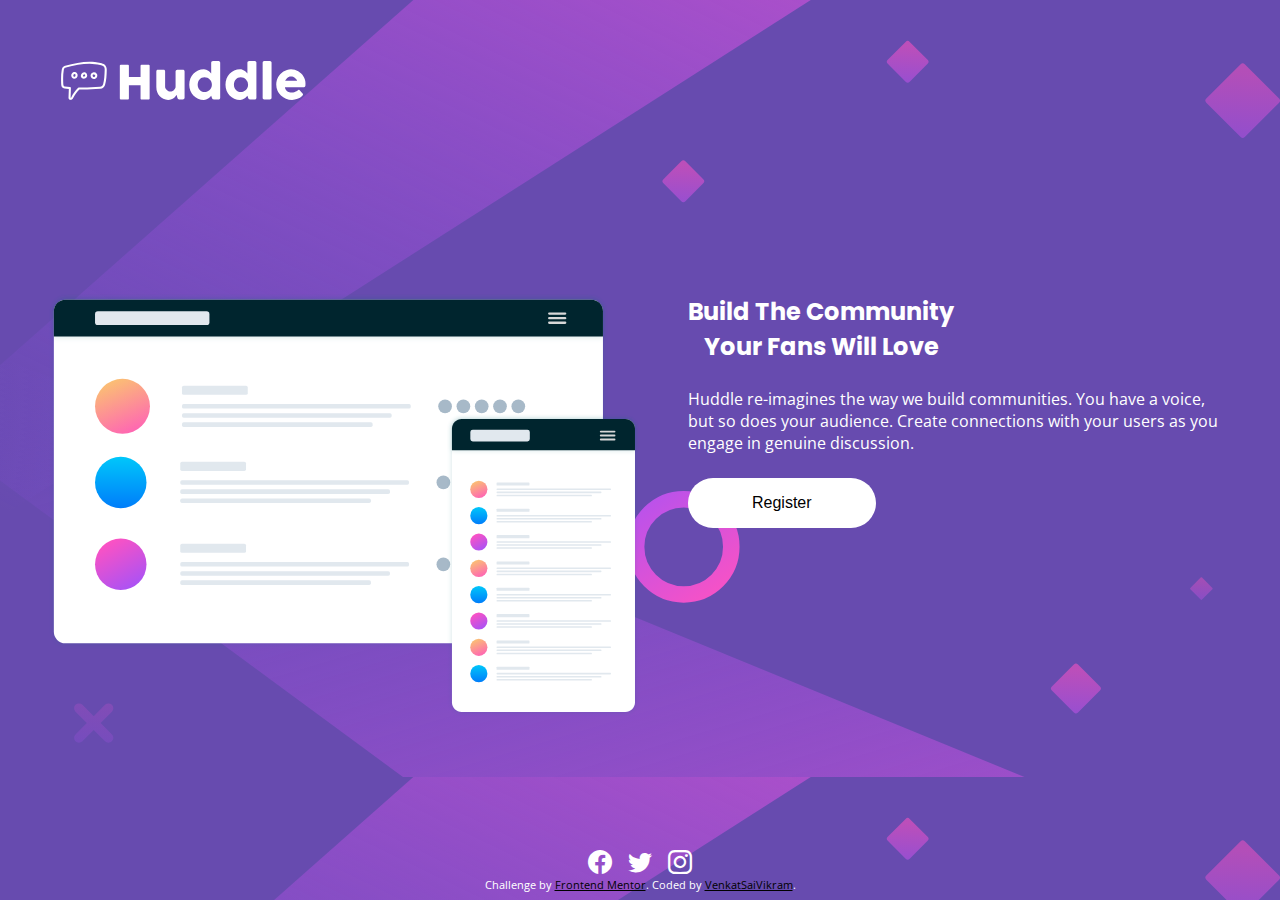
<file: huddle-landing-page-with-single-introductory-section-master/index.html>
<!DOCTYPE html>

<html lang="en">

  <head>
    <meta charset="UTF-8">
    <meta name="viewport" content="width=device-width, initial-scale=1.0"> <!-- displays site properly based on user's device -->

    <link rel="icon" type="image/png" sizes="32x32" href="./images/favicon-32x32.png">
    <link rel="stylesheet" href="./style.css">
    <link rel="stylesheet" href="https://cdn.jsdelivr.net/npm/bootstrap-icons@1.10.2/font/bootstrap-icons.css">

    <title>Frontend Mentor | Huddle landing page with single introductory section</title>

  </head>

  <body>

    <header>
      <img src="./images/logo.svg" alt="Huddle Logo">
    </header>

    <main>
      <section class="illustrations">
        <img src="./images/illustration-mockups.svg" alt="">
      </section>

      <section class="content">
        <h2>
          Build The Community
          <br>
          Your Fans Will Love
        </h2>

        <p>
          Huddle re-imagines the way we build communities. You have a voice, but so does your audience. 
          Create connections with your users as you engage in genuine discussion.
        </p>

        <button type="button" id="register">Register</button>
      </section>
    </main>

    <footer>
      <div class="social-media-icons">
        <i class="bi bi-facebook"></i>
        <i class="bi bi-twitter"></i>
        <i class="bi bi-instagram"></i>
      </div>

      <p class="attribution">
        Challenge by <a href="https://www.frontendmentor.io?ref=challenge" target="_blank">Frontend Mentor</a>. 
        Coded by <a href="#">VenkatSaiVikram</a>.
      </p>
    </footer>

  </body>

</html>
</file>
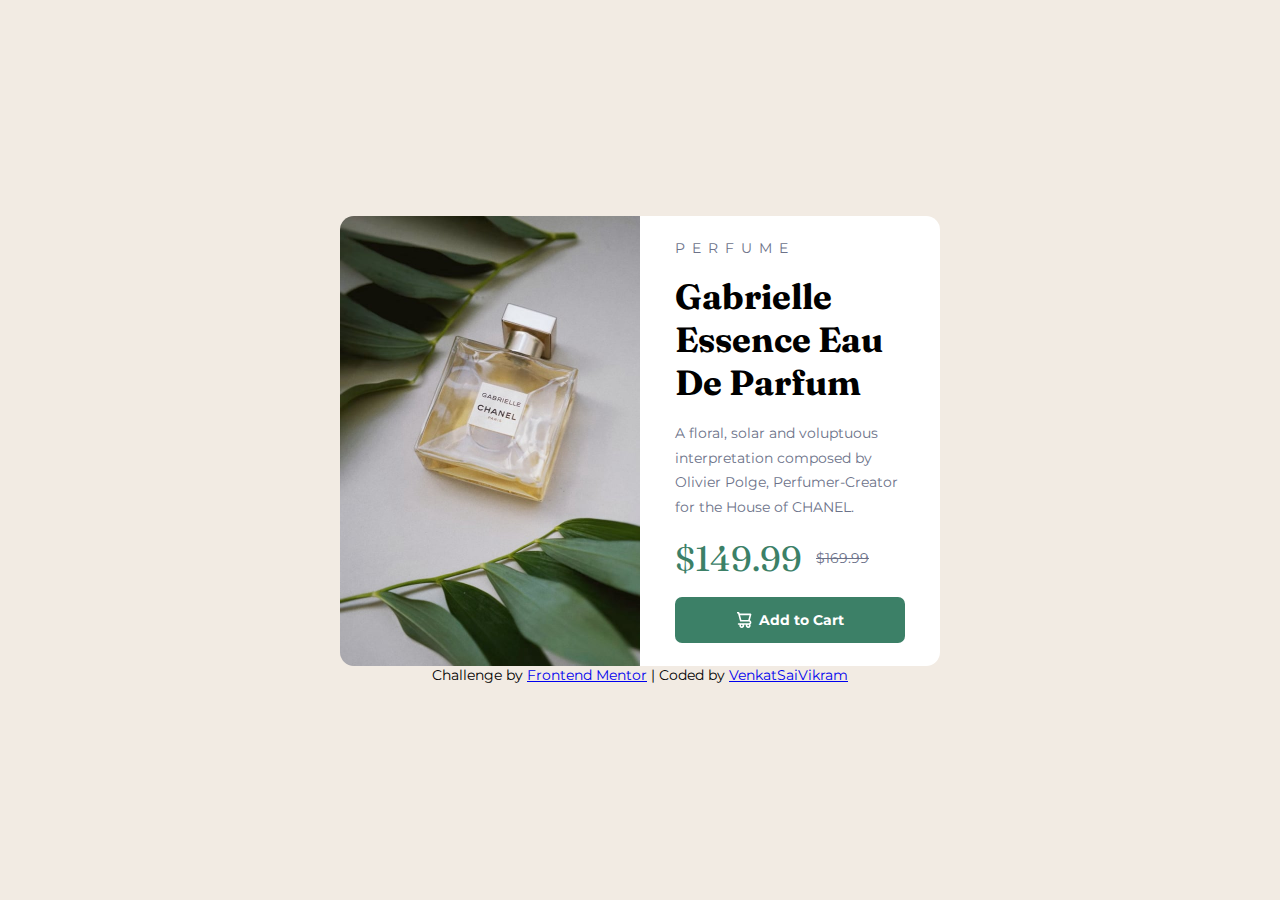
<file: product-preview-card-component/index.html>
<!DOCTYPE html>

<html lang="en">

  <head>
    <meta charset="UTF-8">
    <meta name="viewport" content="width=device-width, initial-scale=1.0"> <!-- displays site properly based on user's device -->

    <link rel="icon" type="image/png" sizes="32x32" href="./images/favicon-32x32.png">
    <link rel="stylesheet" href="./style.css">
    
    <title>Frontend Mentor | Product preview card component</title>
  </head>

  <body>

    <article class="card">
      <section class="card-image"></section>

      <section class="card-info">
        <p>PERFUME</p>

        <h1>Gabrielle Essence Eau De Parfum</h1>

        <p>A floral, solar and voluptuous interpretation composed by Olivier Polge, 
          Perfumer-Creator for the House of CHANEL.</p>
        
        <div class="price">
          <span id="current-price">$149.99</span>
          <span id="actual-price"><s>$169.99</s></span>
        </div>

        <button id="add-to-cart-button">
          <svg width="15" height="16" xmlns="http://www.w3.org/2000/svg"><path d="M14.383 10.388a2.397 2.397 0 0 0-1.518-2.222l1.494-5.593a.8.8 0 0 0-.144-.695.8.8 0 0 0-.631-.28H2.637L2.373.591A.8.8 0 0 0 1.598 0H0v1.598h.983l1.982 7.4a.8.8 0 0 0 .799.59h8.222a.8.8 0 0 1 0 1.599H1.598a.8.8 0 1 0 0 1.598h.943a2.397 2.397 0 1 0 4.507 0h1.885a2.397 2.397 0 1 0 4.331-.376 2.397 2.397 0 0 0 1.12-2.021ZM11.26 7.99H4.395L3.068 3.196h9.477L11.26 7.991Zm-6.465 6.392a.8.8 0 1 1 0-1.598.8.8 0 0 1 0 1.598Zm6.393 0a.8.8 0 1 1 0-1.598.8.8 0 0 1 0 1.598Z" fill="#FFF"/></svg>
          Add to Cart
        </button>
      </section>
    </article>
    
    <div class="attribution">
      Challenge by <a href="https://www.frontendmentor.io?ref=challenge" target="_blank">Frontend Mentor</a> |
      Coded by <a href="https://github.com/VenkatSaiVikram">VenkatSaiVikram</a>
    </div>

  </body>

</html>
</file>
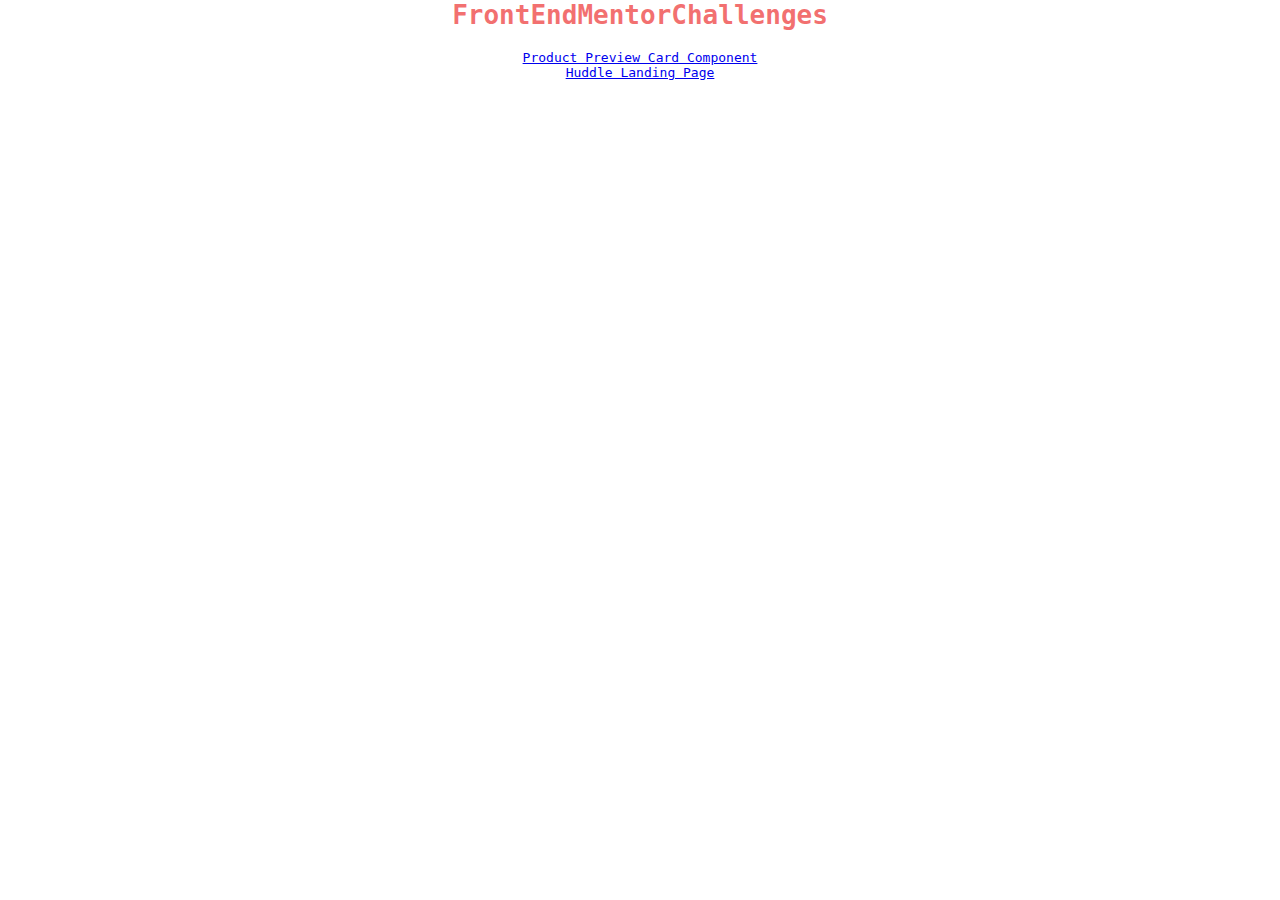
<file: FrontEndMentorChallenges.html>
<!DOCTYPE html>

<html lang="en">

    <head>
        <meta charset="UTF-8">
        <meta http-equiv="X-UA-Compatible" content="IE=edge">
        <meta name="viewport" content="width=device-width, initial-scale=1.0">
        <title>FrontEndMentorChallenges</title>

        <style>
            * {
                padding: 0;
                margin: 0;
                box-sizing: border-box;
                font-family: monospace;
            }

            body {
                display: flex;
                justify-content: center;
                align-items: center;
            }

            article {
                display: flex;
                flex-direction: column;
                gap: 1.5rem;
                justify-content: center;
                align-items: center;
            }

            article h1 {
                font-size: 2rem;
                color: rgba(237, 47, 47, 0.698);
            }

            article ul li {
                list-style-type: none;
                color: gray;
                text-align: center;
            }
        </style>
    </head>

    <body>
        
        <article>

            <h1>FrontEndMentorChallenges</h1>

            <ul>

                <li>
                    <a href="./product-preview-card-component/index.html">Product Preview Card Component</a>
                </li>

                <li>
                    <a href="./huddle-landing-page-with-single-introductory-section-master/index.html">Huddle Landing Page</a>
                </li>

            </ul>

        </article>

    </body>

</html>
</file>
<file: huddle-landing-page-with-single-introductory-section-master/style.css>
@import url('https://fonts.googleapis.com/css2?family=Poppins&display=swap');
@import url('https://fonts.googleapis.com/css2?family=Open+Sans&display=swap');

* {
    padding: 0;
    margin: 0;
    box-sizing: border-box;
}

body {
    width: 100vw;
    background-image: url("./images/bg-desktop.svg");
    background-color: hsl(257, 40%, 49%);
    background-size: contain;
    display: flex;
    flex-direction: column;
    justify-content: space-between;
    align-items: center;
    min-height: 100vh;
}

header {
    padding: 3rem;
    text-align: left;
    width: 100%;
}

main {
    display: flex;
    justify-content: space-between;
    padding: 3rem;
}

.illustrations {
    width: 50%;
}

.illustrations img {
    width: 100%;
}

.content {
    display: flex;
    flex-direction: column;
    align-items: flex-start;
    font-family: 'Open Sans', sans-serif;
    color: white;
    padding: 0rem 0 0rem 3rem;
    gap: 1.5rem;
    width: 50%;
}

.content h2 {
    font-size: 1.5rem;
    font-family: 'Poppins', sans-serif;
    text-align: center;
}

.content #register {
    font-size: 1rem;
    border: 0;
    padding: 1rem 4rem;
    background-color: white;
    border-radius: 5rem;
}

footer {
    display: flex;
    flex-direction: column;
    justify-content: center;
    align-items: center;
    padding: 0 2rem 0.5rem;
    width: 100%;
}

.social-media-icons {
    color: white;
    display: flex;
    gap: 1rem;
    font-size: 1.5rem;
}

footer p {
    align-self: center;
}

.attribution {
    font-size: 11px; 
    text-align: center; 
    font-family: 'Open Sans', sans-serif;
    color: white;
}

.attribution a {  
    color: black; 
}


@media screen and (max-width: 900px) {
    main {
        flex-direction: column;
        padding: 0;
        width: 100%;
    }

    .content {
        padding: 1rem;
        width: 100%;
        align-items: center;

    }

    .content p {
        text-align: justify;
        padding: 0 2rem;
    }

    .illustrations {
        width: 100%;
        text-align: center;
    }

    .illustrations img {
        width: 300px;
    }
}

@media screen and (max-width: 375px) {
    body {
        background-image: url("./images/bg-mobile.svg");
    }
}
</file>
<file: product-preview-card-component/style.css>
@import url('https://fonts.googleapis.com/css2?family=Montserrat:wght@500&display=swap');
@import url('https://fonts.googleapis.com/css2?family=Fraunces:opsz,wght@9..144,700&display=swap');

* {
    padding: 0;
    margin: 0;
    box-sizing: border-box;
    font-size: 14px;
    font-family: 'Montserrat', sans-serif;
}

body {
    background-color: hsl(30, 38%, 92%);
    display: flex;
    flex-direction: column;
    justify-content: center;
    align-items: center;
    height: 100vh;
}

.card {
    display: flex;
    border-radius: 1rem;
    overflow: hidden;
    font-family: 'Montserrat', sans-serif;
    height: 450px;
    width: 600px;
}

.card-image {
    width: 50%;
    background-image: url("./images/image-product-desktop.jpg");
    background-size: cover;
}

.card-info {
    display: flex;
    flex-direction: column;
    background-color: hsl(0, 0%, 100%);
    justify-content: center;
    align-items: center;
    padding: 2.5rem;
    gap: 1.25rem;
    width: 50%;
}

.card-info > h1 {
    font-family: 'Fraunces', serif;
    font-size: 2.5rem;
}

.card-info > p {
    align-self: flex-start;
    color: hsl(228, 12%, 48%);
}

.card-info > p:nth-child(1) {
    letter-spacing: 0.5rem;
}

.card-info > p:nth-of-type(2) {
    line-height: 1.75rem;
}

.price {
    width: 100%;
    display: flex;
    justify-content: flex-start;
    gap: 1rem;
    align-items: center;
}

.card-info > .price > #current-price {
    font-size: 2.5rem;
    font-family: 'Fraunces', serif;
    color: hsl(158, 36%, 37%);
}

.card-info > .price > #actual-price {
    color: hsl(228, 12%, 48%);
}

.card-info > #add-to-cart-button {
    display: flex;
    gap: 0.5rem;
    justify-content: center;
    align-items: center;
    width: 100%;
    font-weight: 700;
    background-color: hsl(158, 36%, 37%);
    border: 0;
    padding: 1rem;
    border-radius: 0.5rem;
    color: hsl(0, 0%, 100%);
    font-family: 'Montserrat', sans-serif;
}

@media screen and (max-width: 650px) {
    .card {
        flex-direction: column;
        width: 95%;
        height: 95%;
        padding: 0.25rem;
        justify-content: center;
    }

    .card-image {
        width: 100%;
        height: 40%;
        background-image: url("./images/image-product-mobile.jpg");
        background-position: center;
    }
    .card-info {
        width: 100%;
        height: 60%;
        gap: 0.25rem;
        justify-content: space-around;
    }

    .attribution {
        text-align: center;
    }
}
</file>
